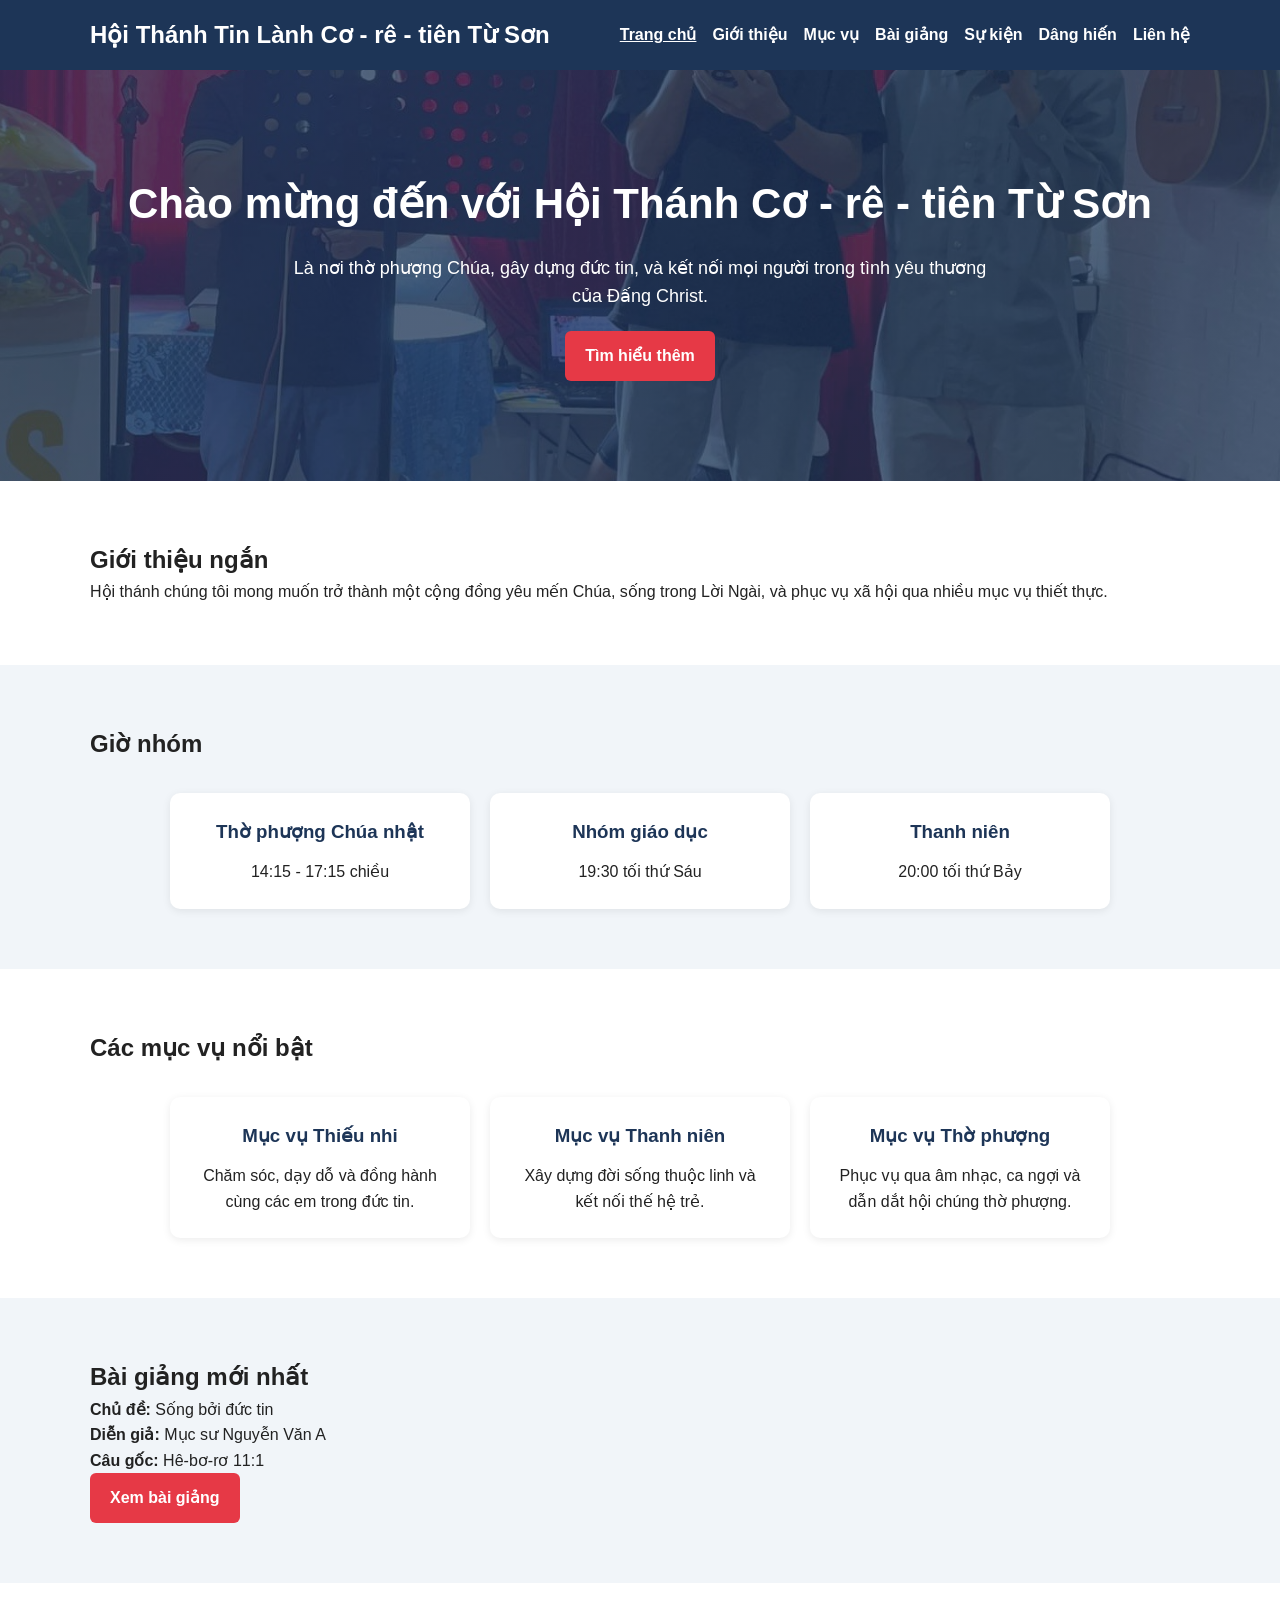
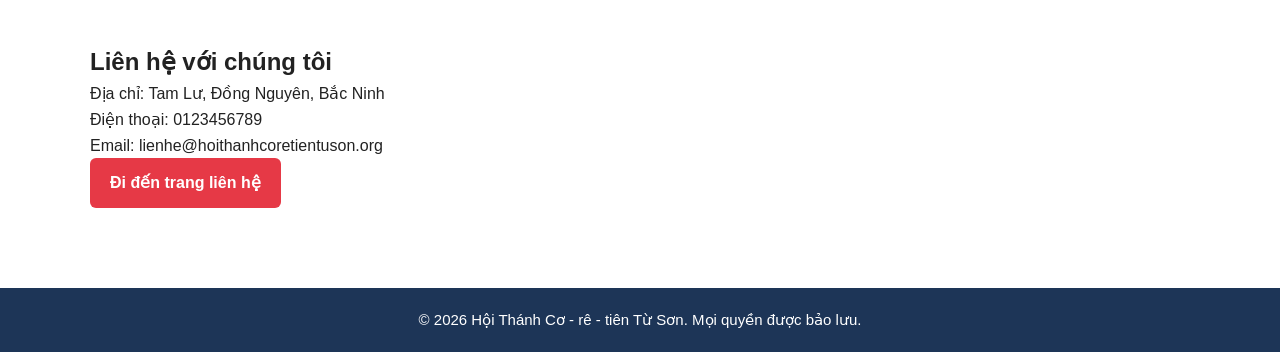
<file: index.html>
<!DOCTYPE html>
<html lang="vi">

<head>
    <meta charset="UTF-8">
    <meta name="viewport" content="width=device-width, initial-scale=1.0">
    <title>Hội Thánh Tin Lành Cơ - rê - tiên Từ Sơn</title>
    <link rel="stylesheet" href="css/style.css">
</head>

<body>

    <!-- Header -->
    <header>
        <div class="container nav">
            <div class="logo">Hội Thánh Tin Lành Cơ - rê - tiên Từ Sơn</div>
            <nav>
                <ul class="menu">
                    <li><a href="index.html" class="active">Trang chủ</a></li>
                    <li><a href="gioi-thieu.html">Giới thiệu</a></li>
                    <li><a href="muc-vu.html">Mục vụ</a></li>
                    <li><a href="bai-giang.html">Bài giảng</a></li>
                    <li><a href="su-kien.html">Sự kiện</a></li>
                    <li><a href="dang-hien.html">Dâng hiến</a></li>
                    <li><a href="lien-he.html">Liên hệ</a></li>
                </ul>
            </nav>
        </div>
    </header>

    <!-- Hero -->
    <section class="hero">
        <div class="container">
            <h1>Chào mừng đến với Hội Thánh Cơ - rê - tiên Từ Sơn</h1>
            <p>
                Là nơi thờ phượng Chúa, gây dựng đức tin, và kết nối mọi người
                trong tình yêu thương của Đấng Christ.
            </p>
            <a href="gioi-thieu.html" class="btn">Tìm hiểu thêm</a>
        </div>
    </section>

    <!-- Welcome -->
    <section class="section">
        <div class="container">
            <h2>Giới thiệu ngắn</h2>
            <p>
                Hội thánh chúng tôi mong muốn trở thành một cộng đồng yêu mến Chúa,
                sống trong Lời Ngài, và phục vụ xã hội qua nhiều mục vụ thiết thực.
            </p>
        </div>
    </section>

    <!-- Worship Schedule -->
    <section class="section bg-light">
        <div class="container">
            <h2>Giờ nhóm</h2>
            <div class="cards">
                <div class="card">
                    <h3>Thờ phượng Chúa nhật</h3>
                    <p>14:15 - 17:15 chiều</p>
                </div>
                <div class="card">
                    <h3>Nhóm giáo dục</h3>
                    <p>19:30 tối thứ Sáu</p>
                </div>
                <div class="card">
                    <h3>Thanh niên</h3>
                    <p>20:00 tối thứ Bảy</p>
                </div>
            </div>
        </div>
    </section>

    <!-- Ministries -->
    <section class="section">
        <div class="container">
            <h2>Các mục vụ nổi bật</h2>
            <div class="cards">
                <div class="card">
                    <h3>Mục vụ Thiếu nhi</h3>
                    <p>Chăm sóc, dạy dỗ và đồng hành cùng các em trong đức tin.</p>
                </div>
                <div class="card">
                    <h3>Mục vụ Thanh niên</h3>
                    <p>Xây dựng đời sống thuộc linh và kết nối thế hệ trẻ.</p>
                </div>
                <div class="card">
                    <h3>Mục vụ Thờ phượng</h3>
                    <p>Phục vụ qua âm nhạc, ca ngợi và dẫn dắt hội chúng thờ phượng.</p>
                </div>
            </div>
        </div>
    </section>

    <!-- Sermon -->
    <section class="section bg-light">
        <div class="container">
            <h2>Bài giảng mới nhất</h2>
            <p><strong>Chủ đề:</strong> Sống bởi đức tin</p>
            <p><strong>Diễn giả:</strong> Mục sư Nguyễn Văn A</p>
            <p><strong>Câu gốc:</strong> Hê-bơ-rơ 11:1</p>
            <a href="bai-giang.html" class="btn">Xem bài giảng</a>
        </div>
    </section>

    <!-- Contact -->
    <section class="section">
        <div class="container">
            <h2>Liên hệ với chúng tôi</h2>
            <p>Địa chỉ: Tam Lư, Đồng Nguyên, Bắc Ninh</p>
            <p>Điện thoại: 0123456789</p>
            <p>Email: lienhe@hoithanhcoretientuson.org</p>
            <a href="lien-he.html" class="btn">Đi đến trang liên hệ</a>
        </div>
    </section>

    <!-- Footer -->
    <footer>
        <div class="container">
            <p>&copy; 2026 Hội Thánh Cơ - rê - tiên Từ Sơn. Mọi quyền được bảo lưu.</p>
        </div>
    </footer>

</body>

</html>
</file>
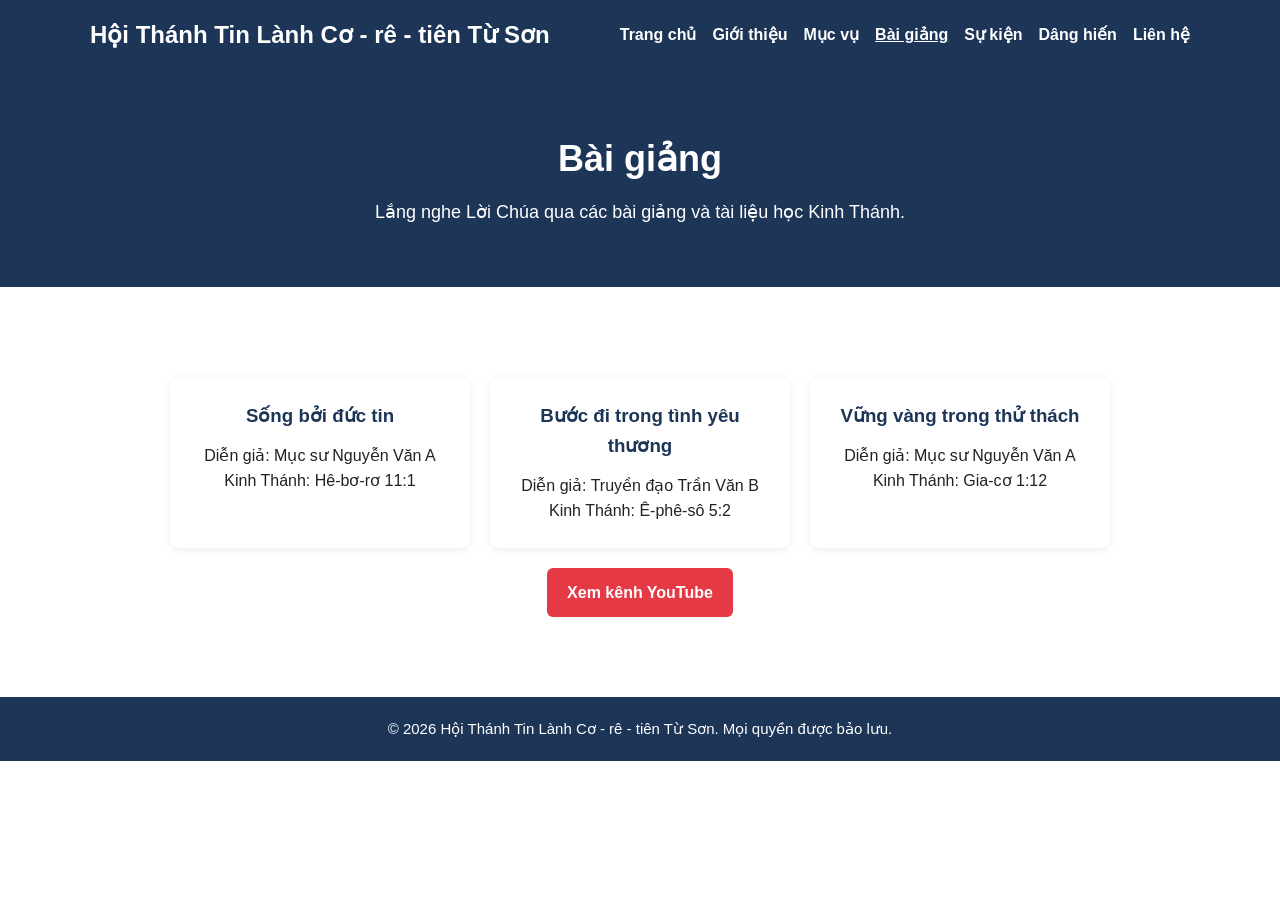
<file: bai-giang.html>
<!DOCTYPE html>
<html lang="vi">

<head>
    <meta charset="UTF-8">
    <meta name="viewport" content="width=device-width, initial-scale=1.0">
    <title>Bài giảng | Hội Thánh Tin Lành Cơ - rê - tiên Từ Sơn</title>
    <link rel="stylesheet" href="css/style.css">
</head>

<body>

    <header>
        <div class="container nav">
            <div class="logo">Hội Thánh Tin Lành Cơ - rê - tiên Từ Sơn</div>
            <nav>
                <ul class="menu">
                    <li><a href="index.html">Trang chủ</a></li>
                    <li><a href="gioi-thieu.html">Giới thiệu</a></li>
                    <li><a href="muc-vu.html">Mục vụ</a></li>
                    <li><a href="bai-giang.html" class="active">Bài giảng</a></li>
                    <li><a href="su-kien.html">Sự kiện</a></li>
                    <li><a href="dang-hien.html">Dâng hiến</a></li>
                    <li><a href="lien-he.html">Liên hệ</a></li>
                </ul>
            </nav>
        </div>
    </header>

    <section class="page-banner">
        <div class="container">
            <h1>Bài giảng</h1>
            <p>Lắng nghe Lời Chúa qua các bài giảng và tài liệu học Kinh Thánh.</p>
        </div>
    </section>

    <section class="section">
        <div class="container">
            <div class="cards">
                <div class="card">
                    <h3>Sống bởi đức tin</h3>
                    <p>Diễn giả: Mục sư Nguyễn Văn A</p>
                    <p>Kinh Thánh: Hê-bơ-rơ 11:1</p>
                </div>
                <div class="card">
                    <h3>Bước đi trong tình yêu thương</h3>
                    <p>Diễn giả: Truyền đạo Trần Văn B</p>
                    <p>Kinh Thánh: Ê-phê-sô 5:2</p>
                </div>
                <div class="card">
                    <h3>Vững vàng trong thử thách</h3>
                    <p>Diễn giả: Mục sư Nguyễn Văn A</p>
                    <p>Kinh Thánh: Gia-cơ 1:12</p>
                </div>
            </div>

            <div class="btn-center">
                <a href="#" class="btn">Xem kênh YouTube</a>
            </div>
        </div>
    </section>

    <footer>
        <div class="container">
            <p>&copy; 2026 Hội Thánh Tin Lành Cơ - rê - tiên Từ Sơn. Mọi quyền được bảo lưu.</p>
        </div>
    </footer>

</body>

</html>
</file>
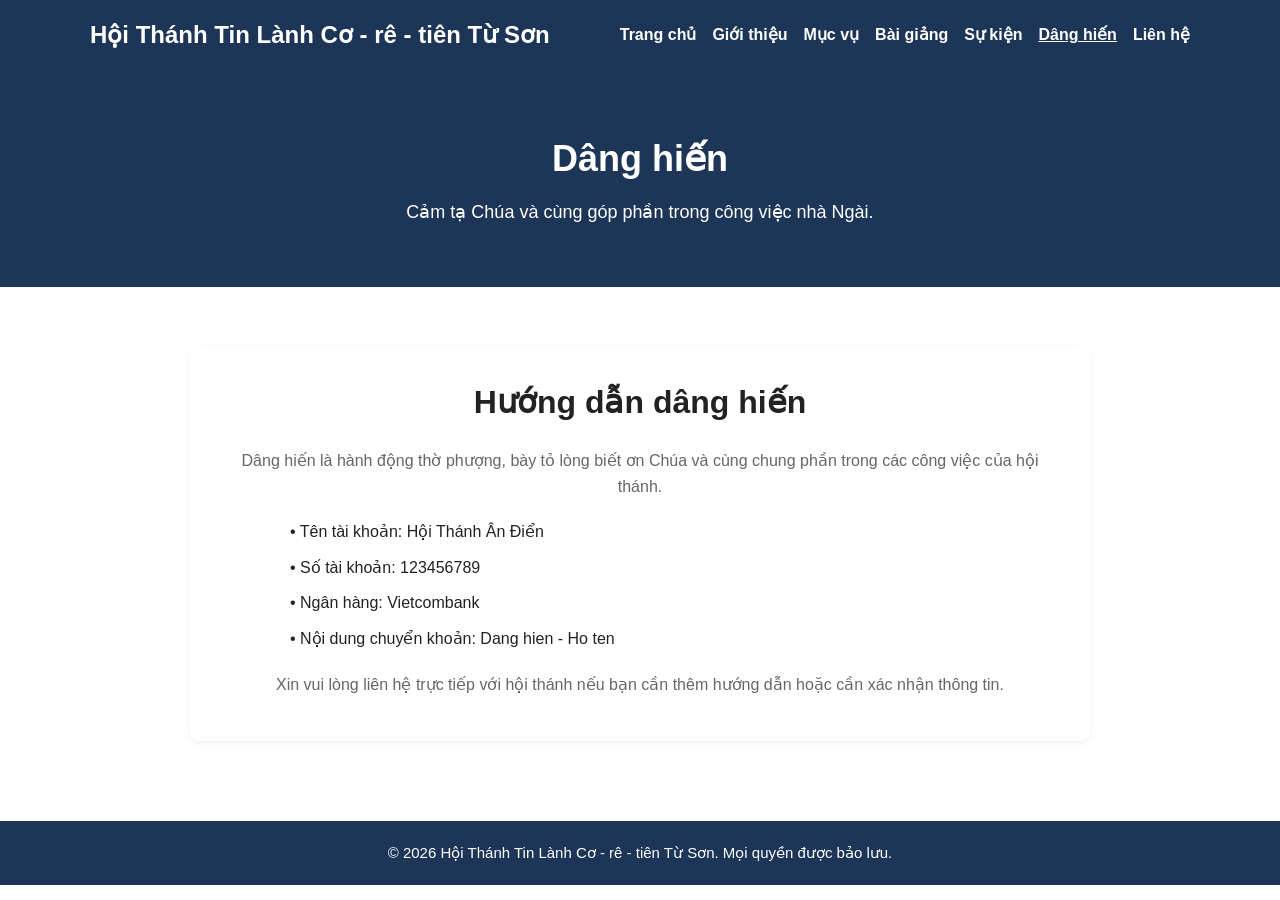
<file: dang-hien.html>
<!DOCTYPE html>
<html lang="vi">

<head>
    <meta charset="UTF-8">
    <meta name="viewport" content="width=device-width, initial-scale=1.0">
    <title>Dâng hiến | Hội Thánh Tin Lành Cơ - rê - tiên Từ Sơn</title>
    <link rel="stylesheet" href="css/style.css">
</head>

<body>

    <header>
        <div class="container nav">
            <div class="logo">Hội Thánh Tin Lành Cơ - rê - tiên Từ Sơn</div>
            <nav>
                <ul class="menu">
                    <li><a href="index.html">Trang chủ</a></li>
                    <li><a href="gioi-thieu.html">Giới thiệu</a></li>
                    <li><a href="muc-vu.html">Mục vụ</a></li>
                    <li><a href="bai-giang.html">Bài giảng</a></li>
                    <li><a href="su-kien.html">Sự kiện</a></li>
                    <li><a href="dang-hien.html" class="active">Dâng hiến</a></li>
                    <li><a href="lien-he.html">Liên hệ</a></li>
                </ul>
            </nav>
        </div>
    </header>

    <section class="page-banner">
        <div class="container">
            <h1>Dâng hiến</h1>
            <p>Cảm tạ Chúa và cùng góp phần trong công việc nhà Ngài.</p>
        </div>
    </section>

    <section class="section">
        <div class="container">
            <div class="content-box">
                <h2 class="section-title">Hướng dẫn dâng hiến</h2>
                <p class="section-text">
                    Dâng hiến là hành động thờ phượng, bày tỏ lòng biết ơn Chúa
                    và cùng chung phần trong các công việc của hội thánh.
                </p>

                <ul class="info-list">
                    <li>• Tên tài khoản: Hội Thánh Ân Điển</li>
                    <li>• Số tài khoản: 123456789</li>
                    <li>• Ngân hàng: Vietcombank</li>
                    <li>• Nội dung chuyển khoản: Dang hien - Ho ten</li>
                </ul>

                <p class="section-text" style="margin-top: 20px;">
                    Xin vui lòng liên hệ trực tiếp với hội thánh nếu bạn cần thêm hướng dẫn
                    hoặc cần xác nhận thông tin.
                </p>
            </div>
        </div>
    </section>

    <footer>
        <div class="container">
            <p>&copy; 2026 Hội Thánh Tin Lành Cơ - rê - tiên Từ Sơn. Mọi quyền được bảo lưu.</p>
        </div>
    </footer>

</body>

</html>
</file>
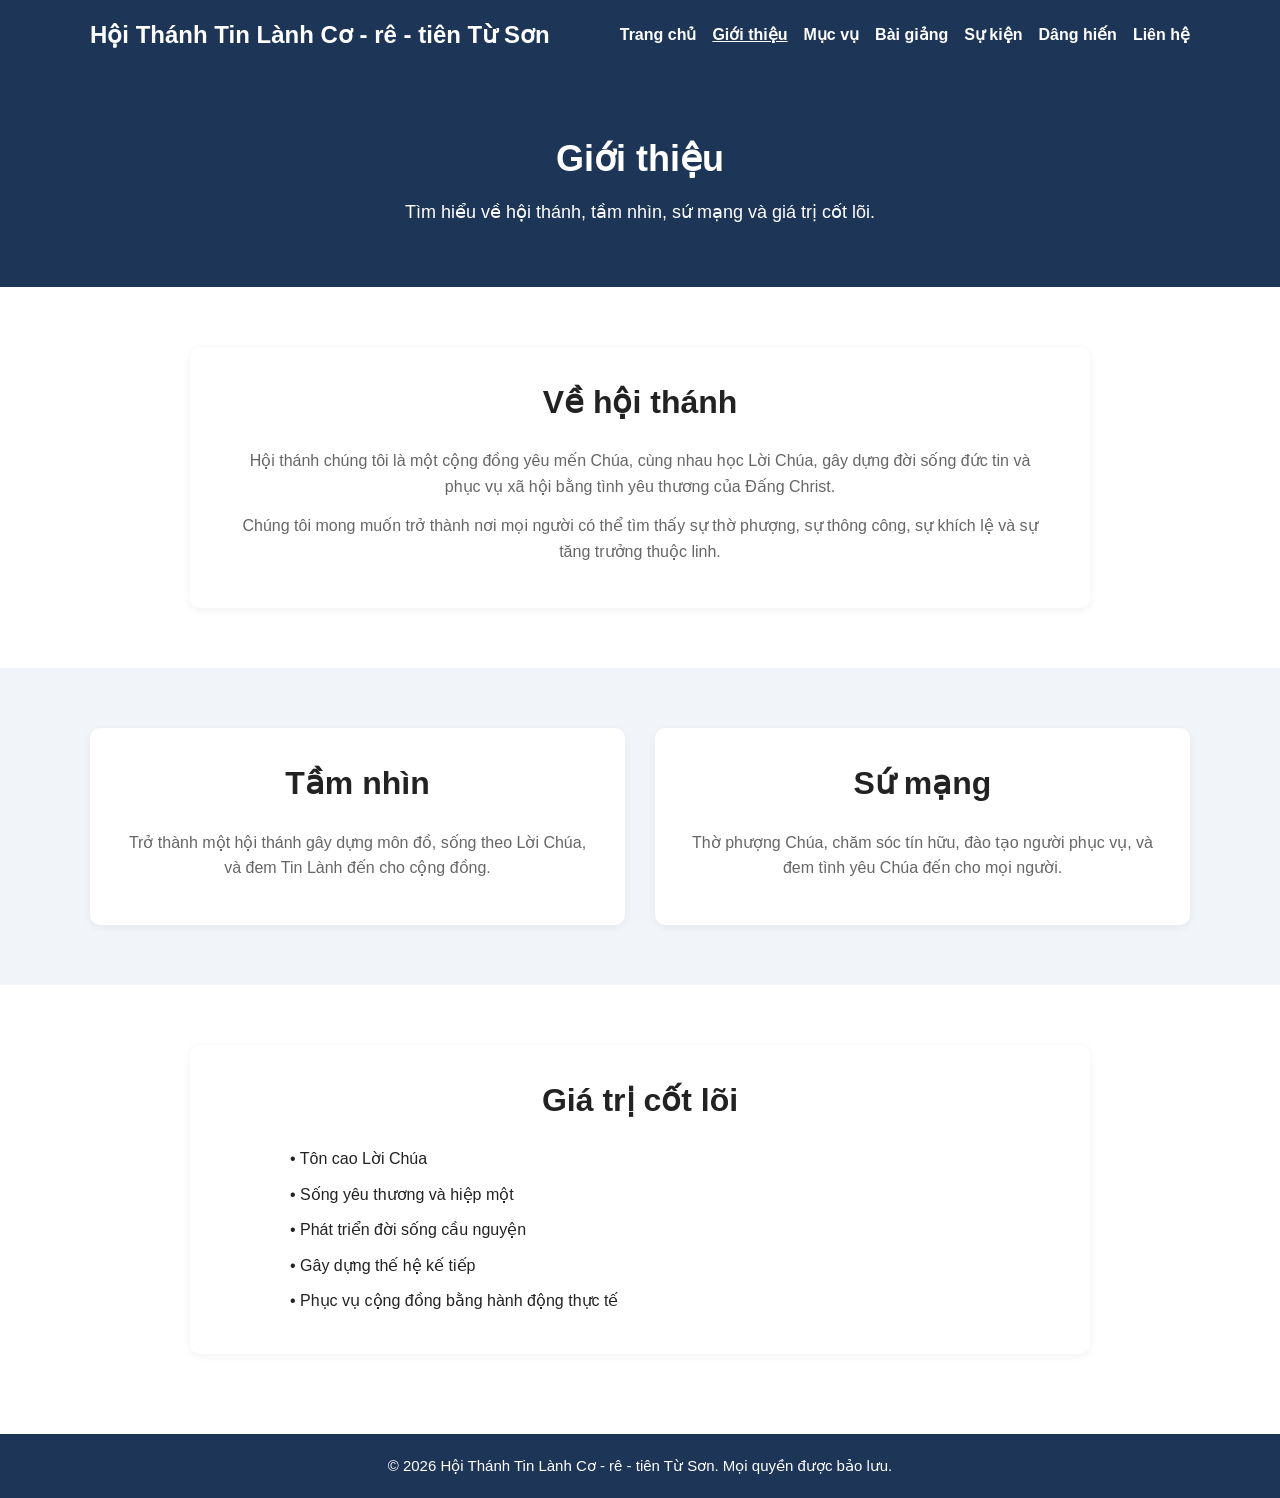
<file: gioi-thieu.html>
<!DOCTYPE html>
<html lang="vi">

<head>
    <meta charset="UTF-8">
    <meta name="viewport" content="width=device-width, initial-scale=1.0">
    <title>Giới thiệu | Hội Thánh Tin Lành Cơ - rê - tiên Từ Sơn</title>
    <link rel="stylesheet" href="css/style.css">
</head>

<body>

    <header>
        <div class="container nav">
            <div class="logo">Hội Thánh Tin Lành Cơ - rê - tiên Từ Sơn</div>
            <nav>
                <ul class="menu">
                    <li><a href="index.html">Trang chủ</a></li>
                    <li><a href="gioi-thieu.html" class="active">Giới thiệu</a></li>
                    <li><a href="muc-vu.html">Mục vụ</a></li>
                    <li><a href="bai-giang.html">Bài giảng</a></li>
                    <li><a href="su-kien.html">Sự kiện</a></li>
                    <li><a href="dang-hien.html">Dâng hiến</a></li>
                    <li><a href="lien-he.html">Liên hệ</a></li>
                </ul>
            </nav>
        </div>
    </header>

    <section class="page-banner">
        <div class="container">
            <h1>Giới thiệu</h1>
            <p>Tìm hiểu về hội thánh, tầm nhìn, sứ mạng và giá trị cốt lõi.</p>
        </div>
    </section>

    <section class="section">
        <div class="container">
            <div class="content-box">
                <h2 class="section-title">Về hội thánh</h2>
                <p class="section-text">
                    Hội thánh chúng tôi là một cộng đồng yêu mến Chúa, cùng nhau học Lời Chúa,
                    gây dựng đời sống đức tin và phục vụ xã hội bằng tình yêu thương của Đấng Christ.
                </p>
                <p class="section-text">
                    Chúng tôi mong muốn trở thành nơi mọi người có thể tìm thấy sự thờ phượng,
                    sự thông công, sự khích lệ và sự tăng trưởng thuộc linh.
                </p>
            </div>
        </div>
    </section>

    <section class="section bg-light">
        <div class="container">
            <div class="two-columns">
                <div class="content-box">
                    <h2 class="section-title">Tầm nhìn</h2>
                    <p class="section-text">
                        Trở thành một hội thánh gây dựng môn đồ, sống theo Lời Chúa,
                        và đem Tin Lành đến cho cộng đồng.
                    </p>
                </div>

                <div class="content-box">
                    <h2 class="section-title">Sứ mạng</h2>
                    <p class="section-text">
                        Thờ phượng Chúa, chăm sóc tín hữu, đào tạo người phục vụ,
                        và đem tình yêu Chúa đến cho mọi người.
                    </p>
                </div>
            </div>
        </div>
    </section>

    <section class="section">
        <div class="container">
            <div class="content-box">
                <h2 class="section-title">Giá trị cốt lõi</h2>
                <ul class="info-list">
                    <li>• Tôn cao Lời Chúa</li>
                    <li>• Sống yêu thương và hiệp một</li>
                    <li>• Phát triển đời sống cầu nguyện</li>
                    <li>• Gây dựng thế hệ kế tiếp</li>
                    <li>• Phục vụ cộng đồng bằng hành động thực tế</li>
                </ul>
            </div>
        </div>
    </section>

    <footer>
        <div class="container">
            <p>&copy; 2026 Hội Thánh Tin Lành Cơ - rê - tiên Từ Sơn. Mọi quyền được bảo lưu.</p>
        </div>
    </footer>

</body>

</html>
</file>
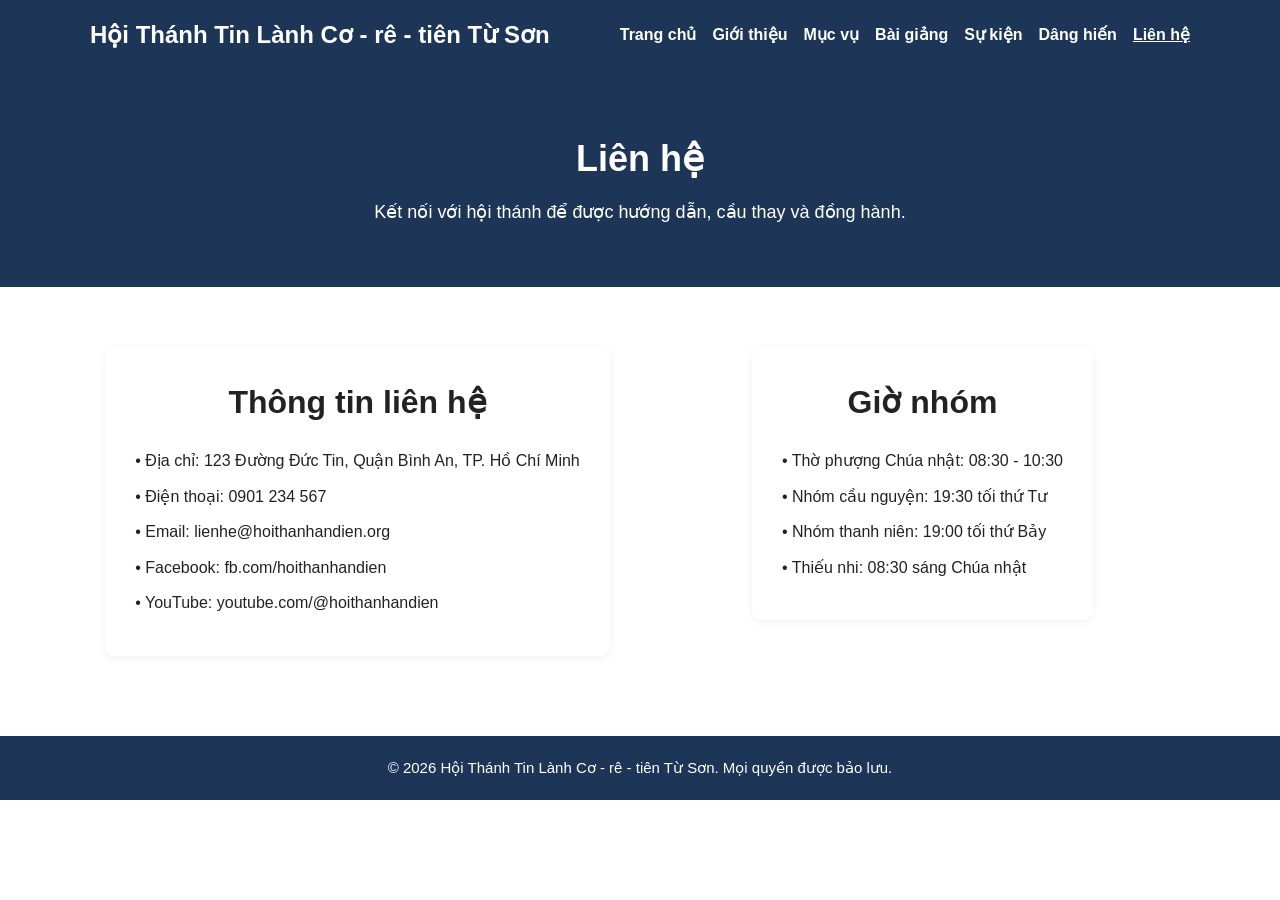
<file: lien-he.html>
<!DOCTYPE html>
<html lang="vi">

<head>
    <meta charset="UTF-8">
    <meta name="viewport" content="width=device-width, initial-scale=1.0">
    <title>Liên hệ | Hội Thánh Tin Lành Cơ - rê - tiên Từ Sơn</title>
    <link rel="stylesheet" href="css/style.css">
</head>

<body>

    <header>
        <div class="container nav">
            <div class="logo">Hội Thánh Tin Lành Cơ - rê - tiên Từ Sơn</div>
            <nav>
                <ul class="menu">
                    <li><a href="index.html">Trang chủ</a></li>
                    <li><a href="gioi-thieu.html">Giới thiệu</a></li>
                    <li><a href="muc-vu.html">Mục vụ</a></li>
                    <li><a href="bai-giang.html">Bài giảng</a></li>
                    <li><a href="su-kien.html">Sự kiện</a></li>
                    <li><a href="dang-hien.html">Dâng hiến</a></li>
                    <li><a href="lien-he.html" class="active">Liên hệ</a></li>
                </ul>
            </nav>
        </div>
    </header>

    <section class="page-banner">
        <div class="container">
            <h1>Liên hệ</h1>
            <p>Kết nối với hội thánh để được hướng dẫn, cầu thay và đồng hành.</p>
        </div>
    </section>

    <section class="section">
        <div class="container">
            <div class="two-columns">
                <div class="content-box">
                    <h2 class="section-title">Thông tin liên hệ</h2>
                    <ul class="info-list">
                        <li>• Địa chỉ: 123 Đường Đức Tin, Quận Bình An, TP. Hồ Chí Minh</li>
                        <li>• Điện thoại: 0901 234 567</li>
                        <li>• Email: lienhe@hoithanhandien.org</li>
                        <li>• Facebook: fb.com/hoithanhandien</li>
                        <li>• YouTube: youtube.com/@hoithanhandien</li>
                    </ul>
                </div>

                <div class="content-box">
                    <h2 class="section-title">Giờ nhóm</h2>
                    <ul class="info-list">
                        <li>• Thờ phượng Chúa nhật: 08:30 - 10:30</li>
                        <li>• Nhóm cầu nguyện: 19:30 tối thứ Tư</li>
                        <li>• Nhóm thanh niên: 19:00 tối thứ Bảy</li>
                        <li>• Thiếu nhi: 08:30 sáng Chúa nhật</li>
                    </ul>
                </div>
            </div>
        </div>
    </section>

    <footer>
        <div class="container">
            <p>&copy; 2026 Hội Thánh Tin Lành Cơ - rê - tiên Từ Sơn. Mọi quyền được bảo lưu.</p>
        </div>
    </footer>

</body>

</html>
</file>
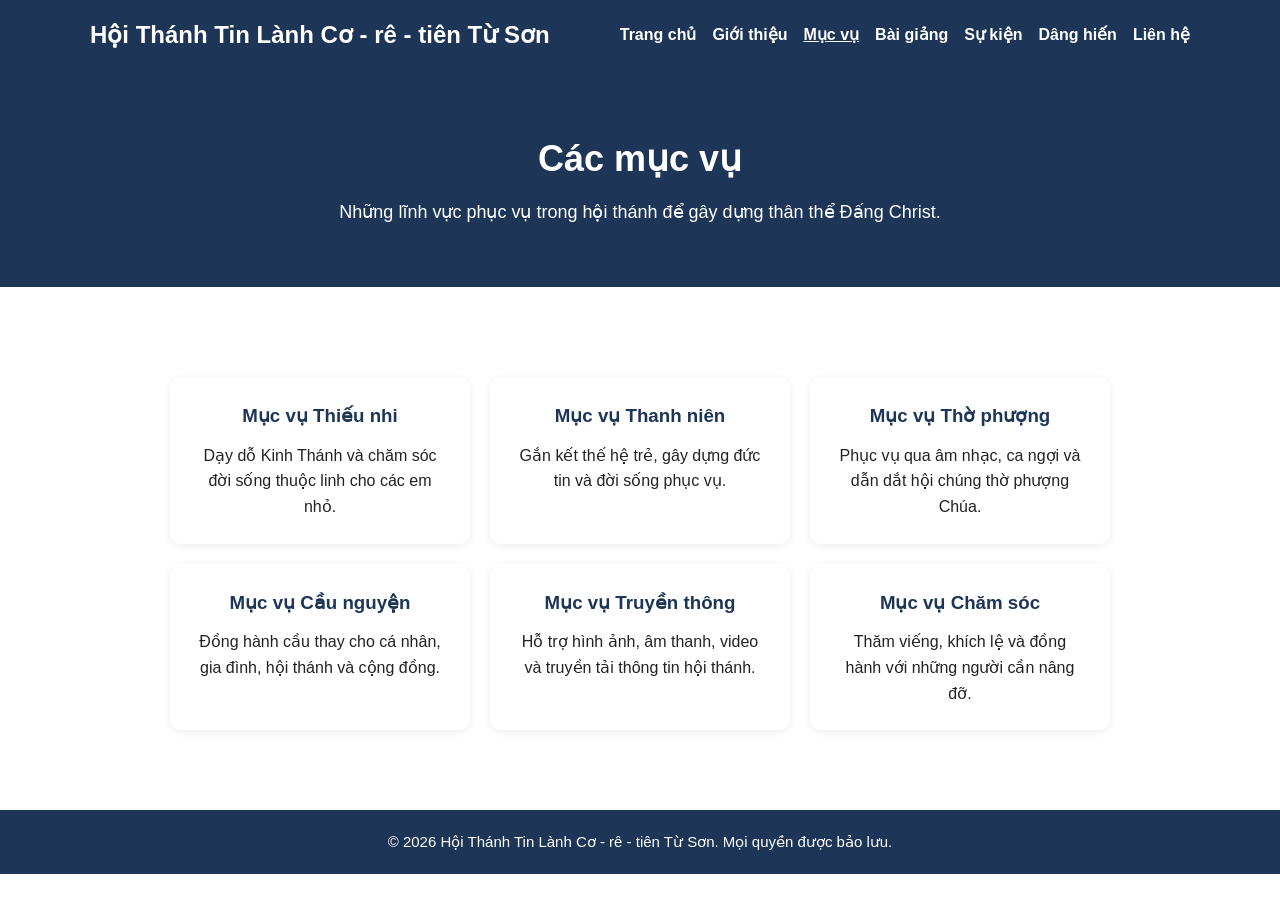
<file: muc-vu.html>
<!DOCTYPE html>
<html lang="vi">

<head>
    <meta charset="UTF-8">
    <meta name="viewport" content="width=device-width, initial-scale=1.0">
    <title>Mục vụ | Hội Thánh Tin Lành Cơ - rê - tiên Từ Sơn</title>
    <link rel="stylesheet" href="css/style.css">
</head>

<body>

    <header>
        <div class="container nav">
            <div class="logo">Hội Thánh Tin Lành Cơ - rê - tiên Từ Sơn</div>
            <nav>
                <ul class="menu">
                    <li><a href="index.html">Trang chủ</a></li>
                    <li><a href="gioi-thieu.html">Giới thiệu</a></li>
                    <li><a href="muc-vu.html" class="active">Mục vụ</a></li>
                    <li><a href="bai-giang.html">Bài giảng</a></li>
                    <li><a href="su-kien.html">Sự kiện</a></li>
                    <li><a href="dang-hien.html">Dâng hiến</a></li>
                    <li><a href="lien-he.html">Liên hệ</a></li>
                </ul>
            </nav>
        </div>
    </header>

    <section class="page-banner">
        <div class="container">
            <h1>Các mục vụ</h1>
            <p>Những lĩnh vực phục vụ trong hội thánh để gây dựng thân thể Đấng Christ.</p>
        </div>
    </section>

    <section class="section">
        <div class="container">
            <div class="cards">
                <div class="card">
                    <h3>Mục vụ Thiếu nhi</h3>
                    <p>Dạy dỗ Kinh Thánh và chăm sóc đời sống thuộc linh cho các em nhỏ.</p>
                </div>
                <div class="card">
                    <h3>Mục vụ Thanh niên</h3>
                    <p>Gắn kết thế hệ trẻ, gây dựng đức tin và đời sống phục vụ.</p>
                </div>
                <div class="card">
                    <h3>Mục vụ Thờ phượng</h3>
                    <p>Phục vụ qua âm nhạc, ca ngợi và dẫn dắt hội chúng thờ phượng Chúa.</p>
                </div>
                <div class="card">
                    <h3>Mục vụ Cầu nguyện</h3>
                    <p>Đồng hành cầu thay cho cá nhân, gia đình, hội thánh và cộng đồng.</p>
                </div>
                <div class="card">
                    <h3>Mục vụ Truyền thông</h3>
                    <p>Hỗ trợ hình ảnh, âm thanh, video và truyền tải thông tin hội thánh.</p>
                </div>
                <div class="card">
                    <h3>Mục vụ Chăm sóc</h3>
                    <p>Thăm viếng, khích lệ và đồng hành với những người cần nâng đỡ.</p>
                </div>
            </div>
        </div>
    </section>

    <footer>
        <div class="container">
            <p>&copy; 2026 Hội Thánh Tin Lành Cơ - rê - tiên Từ Sơn. Mọi quyền được bảo lưu.</p>
        </div>
    </footer>

</body>

</html>
</file>
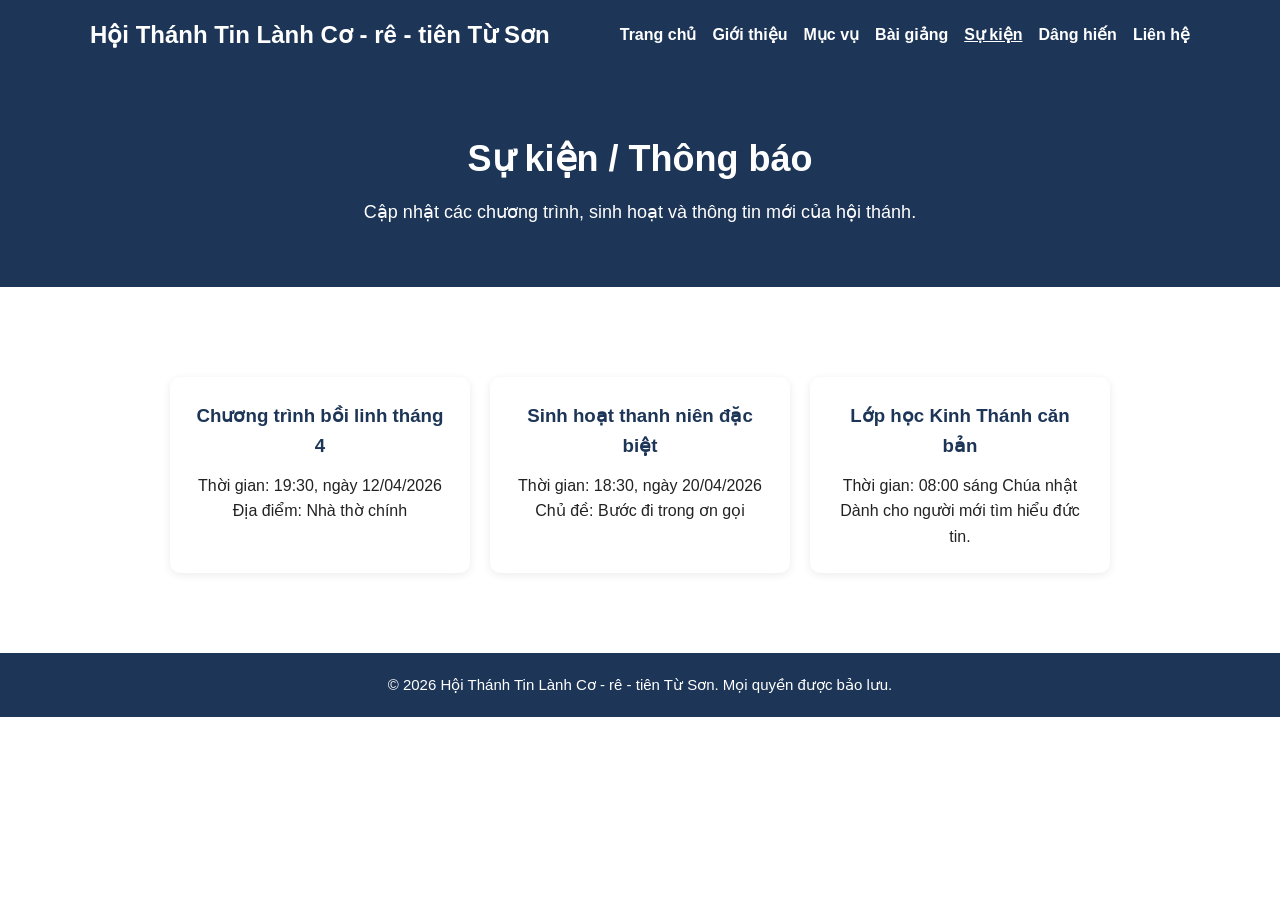
<file: su-kien.html>
<!DOCTYPE html>
<html lang="vi">

<head>
    <meta charset="UTF-8">
    <meta name="viewport" content="width=device-width, initial-scale=1.0">
    <title>Sự kiện | Hội Thánh Tin Lành Cơ - rê - tiên Từ Sơn</title>
    <link rel="stylesheet" href="css/style.css">
</head>

<body>

    <header>
        <div class="container nav">
            <div class="logo">Hội Thánh Tin Lành Cơ - rê - tiên Từ Sơn</div>
            <nav>
                <ul class="menu">
                    <li><a href="index.html">Trang chủ</a></li>
                    <li><a href="gioi-thieu.html">Giới thiệu</a></li>
                    <li><a href="muc-vu.html">Mục vụ</a></li>
                    <li><a href="bai-giang.html">Bài giảng</a></li>
                    <li><a href="su-kien.html" class="active">Sự kiện</a></li>
                    <li><a href="dang-hien.html">Dâng hiến</a></li>
                    <li><a href="lien-he.html">Liên hệ</a></li>
                </ul>
            </nav>
        </div>
    </header>

    <section class="page-banner">
        <div class="container">
            <h1>Sự kiện / Thông báo</h1>
            <p>Cập nhật các chương trình, sinh hoạt và thông tin mới của hội thánh.</p>
        </div>
    </section>

    <section class="section">
        <div class="container">
            <div class="cards">
                <div class="card">
                    <h3>Chương trình bồi linh tháng 4</h3>
                    <p>Thời gian: 19:30, ngày 12/04/2026</p>
                    <p>Địa điểm: Nhà thờ chính</p>
                </div>
                <div class="card">
                    <h3>Sinh hoạt thanh niên đặc biệt</h3>
                    <p>Thời gian: 18:30, ngày 20/04/2026</p>
                    <p>Chủ đề: Bước đi trong ơn gọi</p>
                </div>
                <div class="card">
                    <h3>Lớp học Kinh Thánh căn bản</h3>
                    <p>Thời gian: 08:00 sáng Chúa nhật</p>
                    <p>Dành cho người mới tìm hiểu đức tin.</p>
                </div>
            </div>
        </div>
    </section>

    <footer>
        <div class="container">
            <p>&copy; 2026 Hội Thánh Tin Lành Cơ - rê - tiên Từ Sơn. Mọi quyền được bảo lưu.</p>
        </div>
    </footer>

</body>

</html>
</file>
<file: css/style.css>
* {
    margin: 0;
    padding: 0;
    box-sizing: border-box;
}

:root {
    --primary: #1d3557;
    --secondary: #e63946;
    --light: #f1f5f9;
    --dark: #222;
    --white: #ffffff;
    --gray: #666;
    --max-width: 1100px;
    --radius: 10px;
}

body {
    font-family: Arial, sans-serif;
    line-height: 1.6;
    color: var(--dark);
    background-color: var(--white);
}

img {
    max-width: 100%;
    display: block;
}

a {
    text-decoration: none;
}

ul {
    list-style: none;
}

.container {
    width: 90%;
    max-width: var(--max-width);
    margin: 0 auto;
}

header {
    background-color: var(--primary);
    color: var(--white);
    padding: 16px 0;
}

.nav {
    display: flex;
    justify-content: space-between;
    align-items: center;
    gap: 20px;
    flex-wrap: wrap;
}

.logo {
    font-size: 24px;
    font-weight: bold;
}

.menu {
    display: flex;
    gap: 16px;
    flex-wrap: wrap;
}

.menu a {
    color: var(--white);
    font-weight: bold;
}

.menu a:hover,
.menu a.active {
    text-decoration: underline;
}

.hero {
    background: linear-gradient(rgba(29, 53, 87, 0.75), rgba(29, 53, 87, 0.75)),
        url('../images/banner.jpg') center/cover no-repeat;
    color: var(--white);
    text-align: center;
    padding: 100px 20px;
}

.hero h1 {
    font-size: 42px;
    margin-bottom: 16px;
}

.hero p {
    max-width: 700px;
    margin: 0 auto 20px;
    font-size: 18px;
}

.page-banner {
    background-color: var(--primary);
    color: var(--white);
    text-align: center;
    padding: 60px 20px;
}

.page-banner h1 {
    font-size: 36px;
    margin-bottom: 10px;
}

.page-banner p {
    font-size: 18px;
}

.section {
    padding: 60px 0;
}

.section-title {
    font-size: 32px;
    margin-bottom: 20px;
    text-align: center;
}

.section-text {
    max-width: 800px;
    margin: 0 auto 14px;
    text-align: center;
    color: var(--gray);
}

.bg-light {
    background-color: var(--light);
}

.cards {
    display: flex;
    gap: 20px;
    margin-top: 30px;
    flex-wrap: wrap;
    justify-content: center;
}

.card {
    background-color: var(--white);
    padding: 24px;
    border-radius: var(--radius);
    box-shadow: 0 2px 8px rgba(0, 0, 0, 0.08);
    width: 300px;
    text-align: center;
}

.card h3 {
    margin-bottom: 12px;
    color: var(--primary);
}

.btn {
    display: inline-block;
    background-color: var(--secondary);
    color: var(--white);
    padding: 12px 20px;
    border-radius: 6px;
    font-weight: bold;
    transition: 0.3s;
}

.btn:hover {
    background-color: #c92f3b;
}

.btn-center {
    text-align: center;
    margin-top: 20px;
}

.content-box {
    max-width: 900px;
    margin: 0 auto;
    background-color: var(--white);
    padding: 30px;
    border-radius: var(--radius);
    box-shadow: 0 2px 8px rgba(0, 0, 0, 0.06);
}

.two-columns {
    display: grid;
    grid-template-columns: 1fr 1fr;
    gap: 30px;
    align-items: start;
}

.info-list {
    max-width: 700px;
    margin: 20px auto 0;
}

.info-list li {
    margin-bottom: 10px;
    color: var(--dark);
}

footer {
    background-color: var(--primary);
    color: var(--white);
    text-align: center;
    padding: 20px 0;
    margin-top: 20px;
}

footer p {
    font-size: 15px;
}

@media (max-width: 768px) {
    .nav {
        flex-direction: column;
        align-items: flex-start;
    }

    .menu {
        flex-direction: column;
        width: 100%;
    }

    .hero {
        padding: 70px 20px;
    }

    .hero h1 {
        font-size: 30px;
    }

    .page-banner h1 {
        font-size: 28px;
    }

    .card {
        width: 100%;
    }

    .two-columns {
        grid-template-columns: 1fr;
    }
}
</file>
